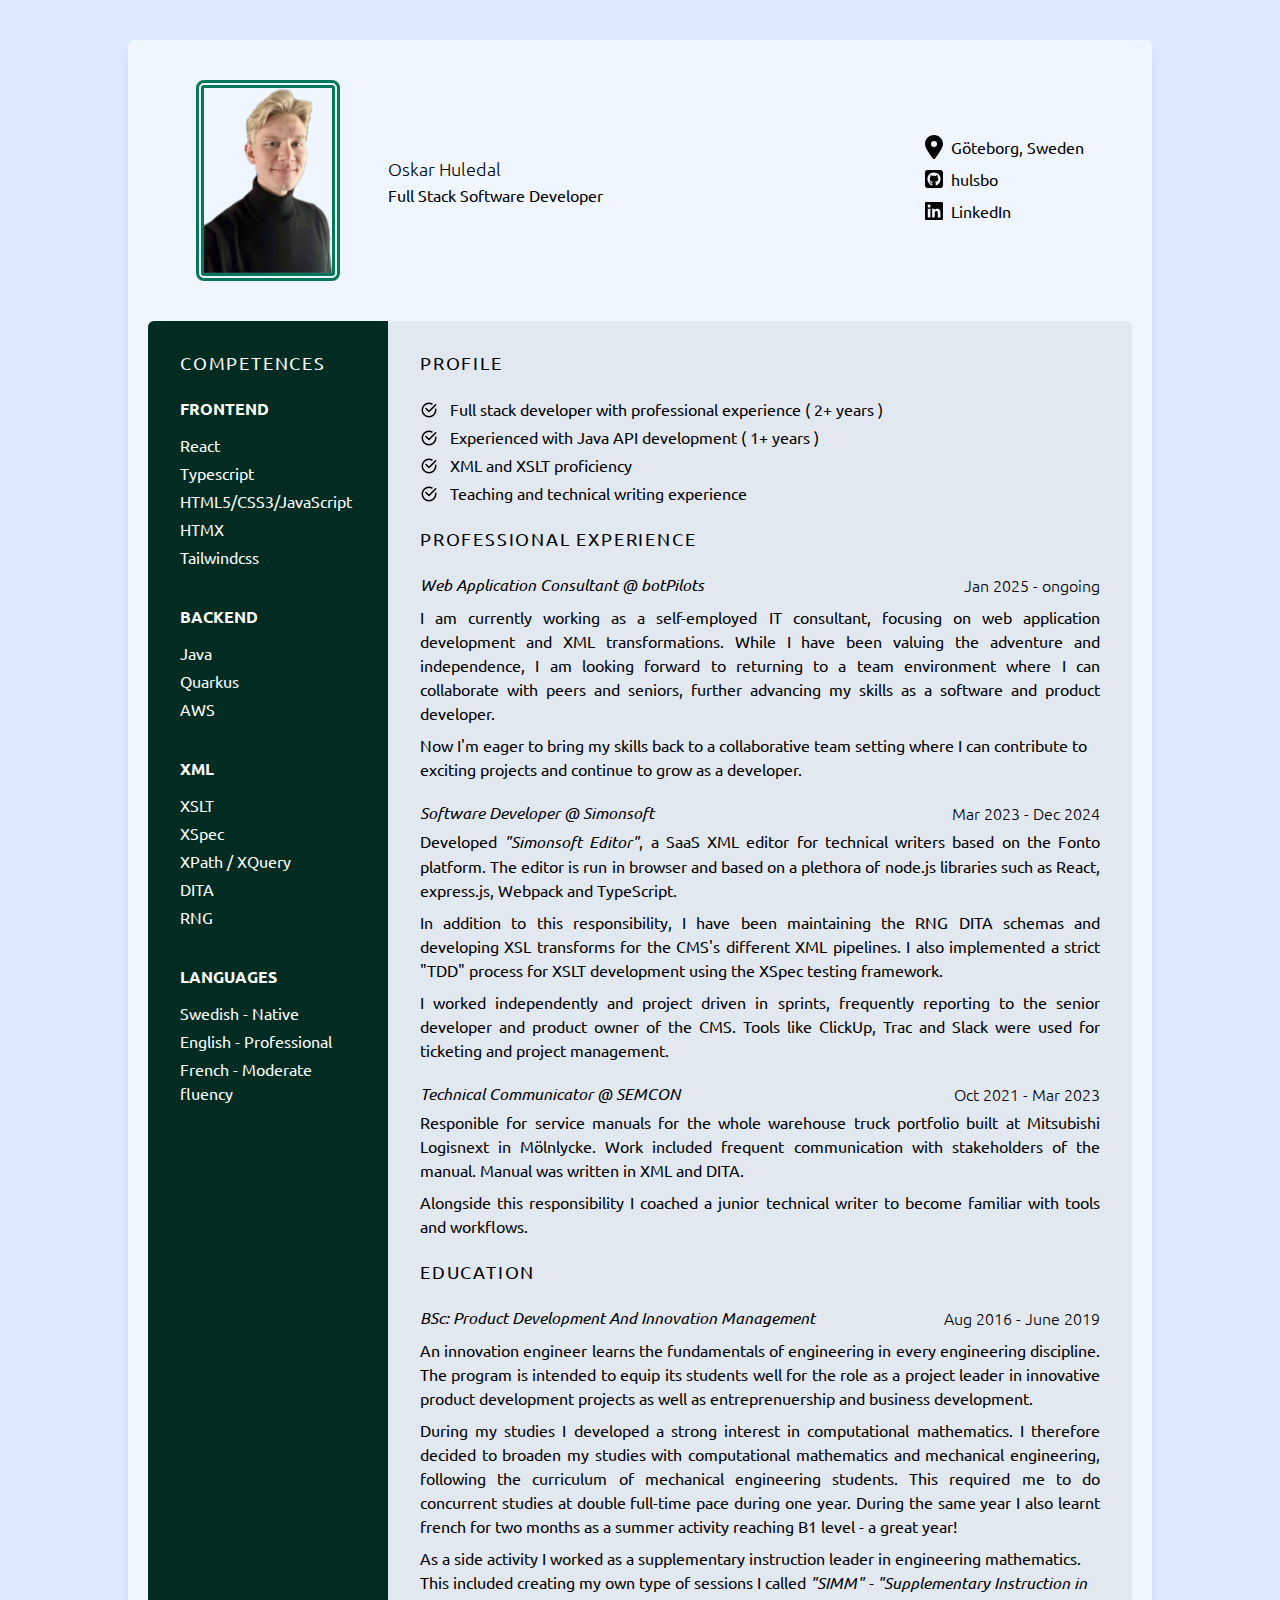
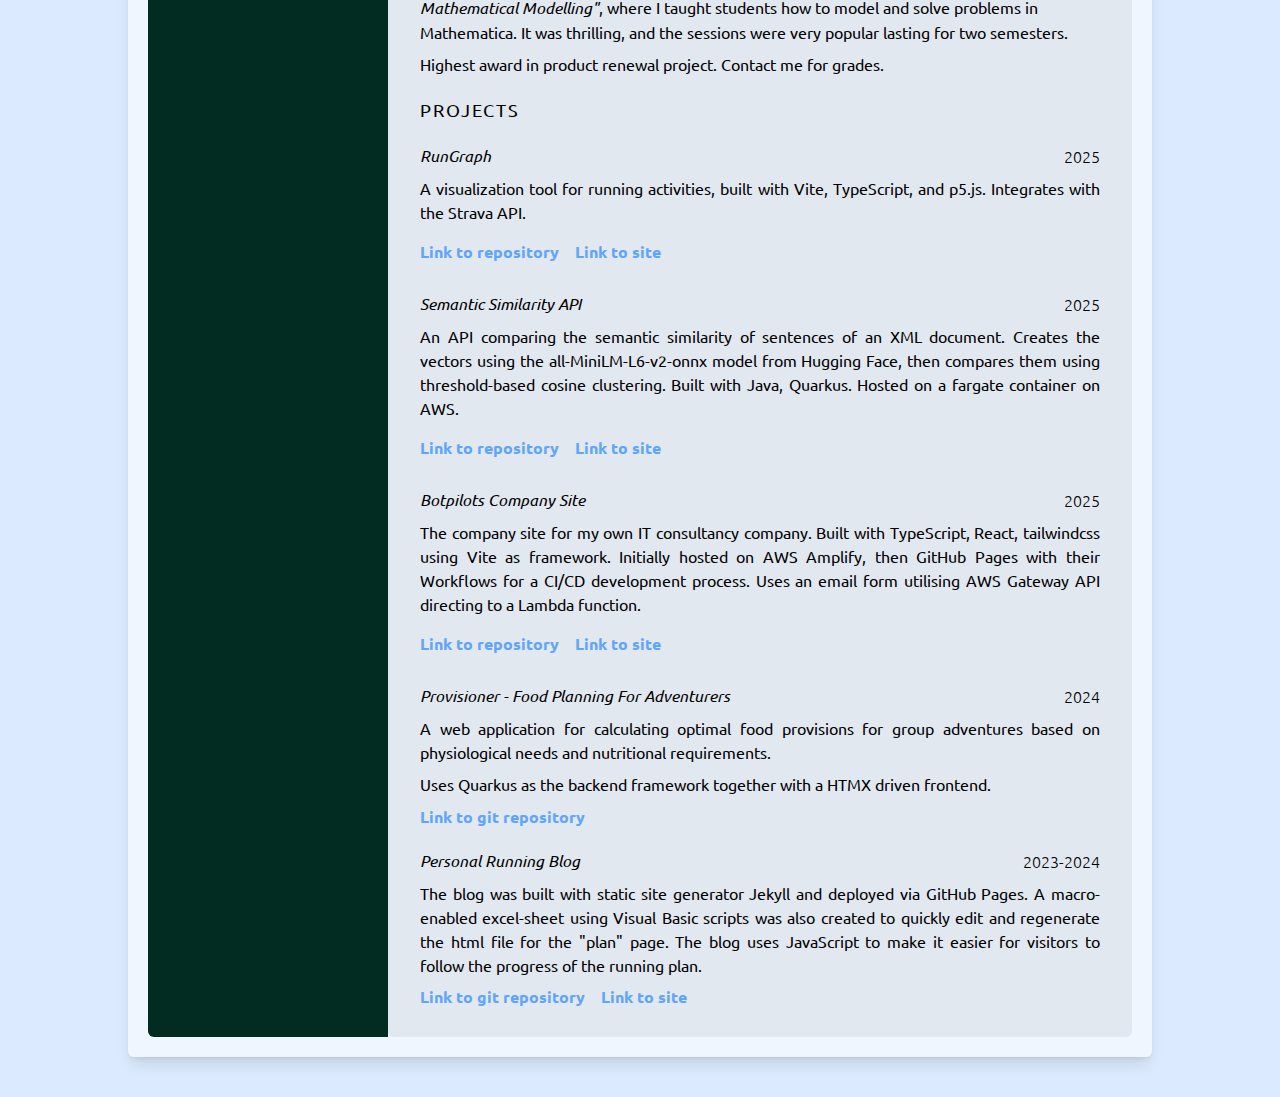
<file: index.html>
<!DOCTYPE html>
<html class="bg-blue-100">

<head>
	<title>Curriculum Vitae - Oskar Huledal</title>
	<meta charset="UTF-8">
	<meta name="viewport" content="width=device-width, initial-scale=1.0">
	<!-- Let's avoid touching the "Confusing Selector Soup". -->
	<link href="./src/output.css" rel="stylesheet">
	<link rel="preconnect" href="https://fonts.googleapis.com">
	<link rel="preconnect" href="https://fonts.gstatic.com" crossorigin>
	<link
		href="https://fonts.googleapis.com/css2?family=Barlow+Condensed:ital,wght@0,100;0,200;0,300;0,400;0,500;0,600;0,700;0,800;0,900;1,100;1,200;1,300;1,400;1,500;1,600;1,700;1,800;1,900&family=Bebas+Neue&family=Press+Start+2P&display=swap"
		rel="stylesheet">

</head>

<body class="flex-col justify-items-center lg:m-10 m-3">
	<!-- page -->
	<div class=" bg-blue-50 p-5 pt-10 shadow-lg rounded-md max-w-screen-lg">

		<!-- header -->
		<div class="header flex flex-wrap items-center px-12 pb-10 lg:justify-between justify-evenly gap-10 lg:gap-20">
			<!-- image and title -->
			<div class="flex items-center gap-10 lg:gap-12">
				<div class="image rounded-lg border-8 border-double border-emerald-700 w-36 overflow-hidden">
					<img src="./src/graphics/meinpolo_softend.png" />
				</div>
				<!-- title -->
				<div class="">
					<!-- name -->
					<p class="font-extralight text-lg">Oskar Huledal</p>
					<!-- role -->
					<p class="capitalize">full stack software developer</p>
				</div>
			</div>
			<!-- contacts -->
			<div class="flex flex-col flex-nowrap gap-1">
				<!-- Location -->
				<div class="flex mb-1">
					<!-- Icon -->
					<img class="mr-2 w-[18px]" src="./src/graphics/location.svg" />
					<!-- Text -->
					<p class="hover:underline"><a href="https://maps.google.com/?q=57.70887,11.97&ll=51,1.8&z=5"
							target="_blank">Göteborg, Sweden</a></p>
				</div>
				<!-- GitHub -->
				<div class="flex mb-1">
					<!-- Icon -->
					<img class="mr-2 w-[18px]" src="./src/graphics/github.svg" />
					<!-- Text -->
					<p><a class="hover:underline" href="https://github.com/hulsbo" target="_blank">hulsbo</a></p>
				</div>
				<!-- LinkedIn -->
				<div class="flex mb-1">
					<!-- Icon -->
					<img class="mr-2 w-[18px]" src="./src/graphics/linkedin.svg" />
					<!-- Text -->
					<p><a class="hover:underline" href="https://www.linkedin.com/in/oskar-huledal/"
							target="_blank">LinkedIn</a></p>
				</div>
			</div>
		</div>
		<!-- Content Columns -->
		<div class="flex flex-col-reverse gap-3 lg:flex-row lg:gap-0">
			<!-- First Column -->
			<div class="bg-emerald-950 rounded-md lg:rounded-r-none px-8 pt-2 pb-8 text-white lg:w-60">
				<!-- Skills -->
				<h2 class="text-lg tracking-widest uppercase my-5">COMPETENCES</h2>
				<div class="flex flex-wrap gap-8">
					<div class="border-gray-500 border-2 border-dashed rounded-lg p-2 lg:p-0 flex-auto lg:border-none">
						<h2 class="mb-3 font-bold text-center lg:text-start">FRONTEND</h2>
						<ul class="*:mb-1">
							<li>React</li>
							<li>Typescript</li>
							<li>HTML5/CSS3/JavaScript</li>
							<li>HTMX</li>
							<li>Tailwindcss</li>
						</ul>
					</div>
					<div class="border-gray-500 border-2 border-dashed rounded-lg lg:p-0 p-2 flex-auto lg:border-none">
						<h2 class="mb-3 font-bold text-center lg:text-start">BACKEND</h2>
						<ul class="*:mb-1">
							<li>Java</li>
							<li>Quarkus</li>
							<li>AWS</li>
						</ul>
					</div>
					<div class="border-gray-500 border-2 border-dashed rounded-lg lg:p-0 p-2 flex-auto lg:border-none">
						<h2 class="mb-3 font-bold text-center lg:text-start">XML</h2>
						<ul class="*:mb-1">
							<li>XSLT</li>
							<li>XSpec</li>
							<li>XPath / XQuery</li>
							<li>DITA</li>
							<li>RNG</li>
						</ul>
					</div>
					<div class="flex flex-wrap gap-8">
						<div
							class="border-gray-500 border-2 border-dashed rounded-lg p-2 lg:p-0 flex-auto lg:border-none">
							<h2 class="mb-3 font-bold text-center lg:text-start">LANGUAGES</h2>
							<ul class="*:mb-1">
								<li>Swedish - Native</li>
								<li>English - Professional</li>
								<li>French - Moderate fluency</li>
							</ul>
						</div>
					</div>
				</div>
			</div>
			<!-- Second Column -->
			<div class="bg-slate-200 flex-1 rounded-md lg:rounded-r-md px-8 py-2">
				<h2 class="text-lg tracking-widest uppercase my-5">PROFILE</h2>
				<ul class="mb-5 list-inside flex flex-col gap-1">
					<li class="flex gap-3"><img src="./src/graphics/check-mark-in-circle.svg"
							class="self-start mt-1">Full stack developer with professional experience ( 2+
						years )</li>
					<li class="flex gap-3"><img src="./src/graphics/check-mark-in-circle.svg" class="self-start mt-1">
						Experienced with Java API development ( 1+ years )</li>
					<li class="flex gap-3"><img src="./src/graphics/check-mark-in-circle.svg" class="self-start mt-1">
						XML and XSLT proficiency</li>
					<li class="flex gap-3"><img src="./src/graphics/check-mark-in-circle.svg" class="self-start mt-1">
						Teaching and technical writing experience</li>
				</ul>

				<!-- EXPERIENCE -->
				<div class="my-5">
					<h2 class="text-lg tracking-widest uppercase my-5">PROFESSIONAL EXPERIENCE</h2>
					<div>
						<div class="flex justify-between mb-1 mt-5">
							<h2 class="font-extralight italic">
								Web Application Consultant @ botPilots</h2>
							<h2 class="font-extralight">
								Jan 2025 - ongoing</h2>
						</div>
						<p class="text-justify my-2">I am currently working as a self-employed IT consultant, focusing
							on web application development and XML transformations. While I have been valuing the
							adventure and independence, I
							am looking forward to returning to a team environment where I can collaborate with peers and
							seniors, further advancing my skills as a software and product developer.
						<p>
							Now I'm eager to bring my skills back to a collaborative team setting where I can contribute
							to exciting projects and continue to grow as a developer.
						</p>
						</p>
					</div>
					<div>
						<div class="flex justify-between mb-1 mt-5">
							<h2 class="capitalize font-extralight italic">
								Software developer @ Simonsoft</h2>
							<h2 class="font-extralight">
								Mar 2023 - Dec 2024</h2>
						</div>
						<p class="text-justify">Developed <i>"Simonsoft Editor"</i>, a SaaS XML editor for technical
							writers
							based on the Fonto
							platform. The editor is run in browser and based on a plethora of node.js libraries such as
							React, express.js, Webpack and TypeScript.
						</p>
						<p class="text-justify my-2">In addition to this responsibility, I have been maintaining the RNG
							DITA schemas and developing XSL transforms for the CMS's different XML pipelines. I also
							implemented a strict "TDD" process for XSLT development using the XSpec testing framework.
						</p>
						<p class="text-justify my-2">
							I worked independently and project driven in sprints, frequently reporting to the senior
							developer and product owner of the CMS. Tools like
							ClickUp, Trac and Slack were used for ticketing and project management.
						</p>
					</div>
					<div>
						<div class="flex justify-between mb-1 mt-5">
							<h2 class="capitalize font-extralight italic">Technical communicator @ SEMCON
							</h2>
							<h2 class="font-extralight">Oct 2021 - Mar 2023</h2>
						</div>
						<p class="text-justify">
							Responible for service manuals for the whole warehouse truck portfolio built
							at Mitsubishi Logisnext in Mölnlycke. Work included frequent communication with
							stakeholders of the manual. Manual was written in XML and DITA.
						</p>
						<p class="text-justify my-2">
							Alongside this responsibility I coached a junior technical writer to become familiar with
							tools and workflows.
						</p>
					</div>
				</div>
				<!-- EDUCATION -->
				<div class=" my-5">
					<h2 class="text-lg tracking-widest uppercase my-5">EDUCATION</h2>
					<div class="flex justify-between mb-1 mt-5">
						<h2 class="capitalize font-extralight italic">
							BSc: Product development and Innovation management</h2>
						<h2 class="font-extralight">
							Aug 2016 - June 2019</h2>
					</div>
					<p class="text-justify my-2">An innovation engineer learns the fundamentals of engineering in
						every
						engineering discipline. The program is intended to equip its students well for the role as a
						project leader in innovative product development projects as well as entreprenuership and
						business development.</p>
					<p class="text-justify my-2">
						During my studies I developed a strong interest in computational mathematics. I therefore
						decided to broaden my studies with computational mathematics and mechanical engineering,
						following the curriculum of mechanical engineering students. This required me to do concurrent
						studies at double full-time pace during one year. During the same year I
						also learnt french for two months as a summer activity reaching B1 level - a great year!
					</p>
					<p>As a side activity I worked as a supplementary instruction leader in engineering mathematics.
						This
						included creating my own type of sessions I called
						<i>"SIMM" - "Supplementary Instruction in Mathematical Modelling"</i>, where I taught students
						how to
						model and solve problems in Mathematica. It was thrilling, and the sessions were very popular
						lasting for two semesters.
					</p>
					<p class="text-justify my-2">Highest award in product renewal project. Contact me for grades.
					</p>
				</div>
				<!-- PROJECTS -->
				<div class="my-5">
					<h2 class="text-lg tracking-widest uppercase my-5">PROJECTS</h2>
					<div class="my-5">
						<div class="flex justify-between mb-1 mt-5">
							<h2 class="capitalize font-extralight italic">
								RunGraph</h2>
							<h2 class="font-extralight">
								2025</h2>
						</div>
						<p class="text-justify my-2">
							A visualization tool for running activities, built with Vite, TypeScript, and p5.js.
							Integrates with the Strava API.
						</p>
						<div class="flex justify-start my-2 gap-4">
							<a class="text-justify font-semibold hover:underline text-blue-400 my-2"
								href="https://github.com/botpilots/rungraph">Link to
								repository</a>
							<a class="text-justify font-semibold hover:underline text-blue-400 my-2"
								href="https://botpilots.github.io/rungraph/">Link to site</a>
						</div>
					</div>
					<div class="my-5">
						<div class="flex justify-between mb-1 mt-5">
							<h2 class="capitalize font-extralight italic">
								Semantic Similarity API</h2>
							<h2 class="font-extralight">
								2025</h2>
						</div>
						<p class="text-justify my-2">
							An API comparing the semantic similarity of sentences of an XML document. Creates the
							vectors using the
							all-MiniLM-L6-v2-onnx model from Hugging Face, then compares them using threshold-based
							cosine clustering.
							Built with Java, Quarkus. Hosted on a fargate container on AWS.
						</p>
						<div class="flex justify-start my-2 gap-4">
							<a class="text-justify font-semibold hover:underline text-blue-400 my-2"
								href="https://github.com/botpilots/Semantic-Similarity-API-Public">Link to
								repository</a>
							<a class="text-justify font-semibold hover:underline text-blue-400 my-2"
								href="http://3.250.182.204:8080/demo/index.html">Link to site</a>
						</div>

					</div>
					<div class="my-5">
						<div class="flex justify-between mb-1 mt-5">
							<h2 class="capitalize font-extralight italic">
								botpilots company site</h2>
							<h2 class="font-extralight">
								2025</h2>
						</div>
						<p class="text-justify my-2">
							The company site for my own IT consultancy company. Built with TypeScript, React,
							tailwindcss using Vite as framework. Initially hosted on AWS Amplify, then GitHub Pages
							with their Workflows for a CI/CD development process.
							Uses an email form utilising AWS Gateway API directing to a Lambda function.
						</p>
						<div class="flex justify-start my-2 gap-4">
							<a class="text-justify font-semibold hover:underline text-blue-400 my-2"
								href="https://github.com/botpilots/botpilots-site">Link to
								repository</a>
							<a class="text-justify font-semibold hover:underline text-blue-400 my-2"
								href="http://botpilots.se">Link to
								site</a>
						</div>
					</div>
					<div class="my-5">
						<div class="flex justify-between mb-1 mt-5">
							<h2 class="capitalize font-extralight italic">
								Provisioner - food planning for adventurers</h2>
							<h2 class="font-extralight">
								2024</h2>
						</div>
						<p class="text-justify my-2">A web application for calculating optimal food provisions for
							group
							adventures based on physiological needs and nutritional requirements.</p>
						<p class="text-justify my-2">
							Uses Quarkus as the backend framework together with a HTMX driven frontend.
						</p>
						<a class="text-justify font-semibold hover:underline text-blue-400 my-2"
							href="https://github.com/hulsbo/provisioner-quarkus">Link to git repository</a>
					</div>
					<div class="my-5">
						<div class="flex justify-between mb-1 mt-5">
							<h2 class="capitalize font-extralight italic">
								Personal running blog</h2>
							<h2 class="font-extralight">
								2023-2024</h2>

						</div>
						<p class="text-justify my-2">The blog was built with static site generator Jekyll and
							deployed
							via
							GitHub
							Pages. A macro-enabled excel-sheet using Visual Basic scripts was also created to
							quickly
							edit and regenerate the html file for the "plan" page.
							The blog uses JavaScript to make it easier for visitors to follow the progress of the
							running plan.
						</p>
						<div class="flex justify-start my-2 gap-4">
							<a class="text-justify font-semibold hover:underline text-blue-400"
								href="https://github.com/hulsbo/personal-blog">Link to git repository</a>
							<a class="text-justify font-semibold hover:underline text-blue-400"
								href="https://redshoesrunning.com">Link to site</a>
						</div>
					</div>
				</div>
			</div>
		</div>

	</div>





</body>

</html>
</file>
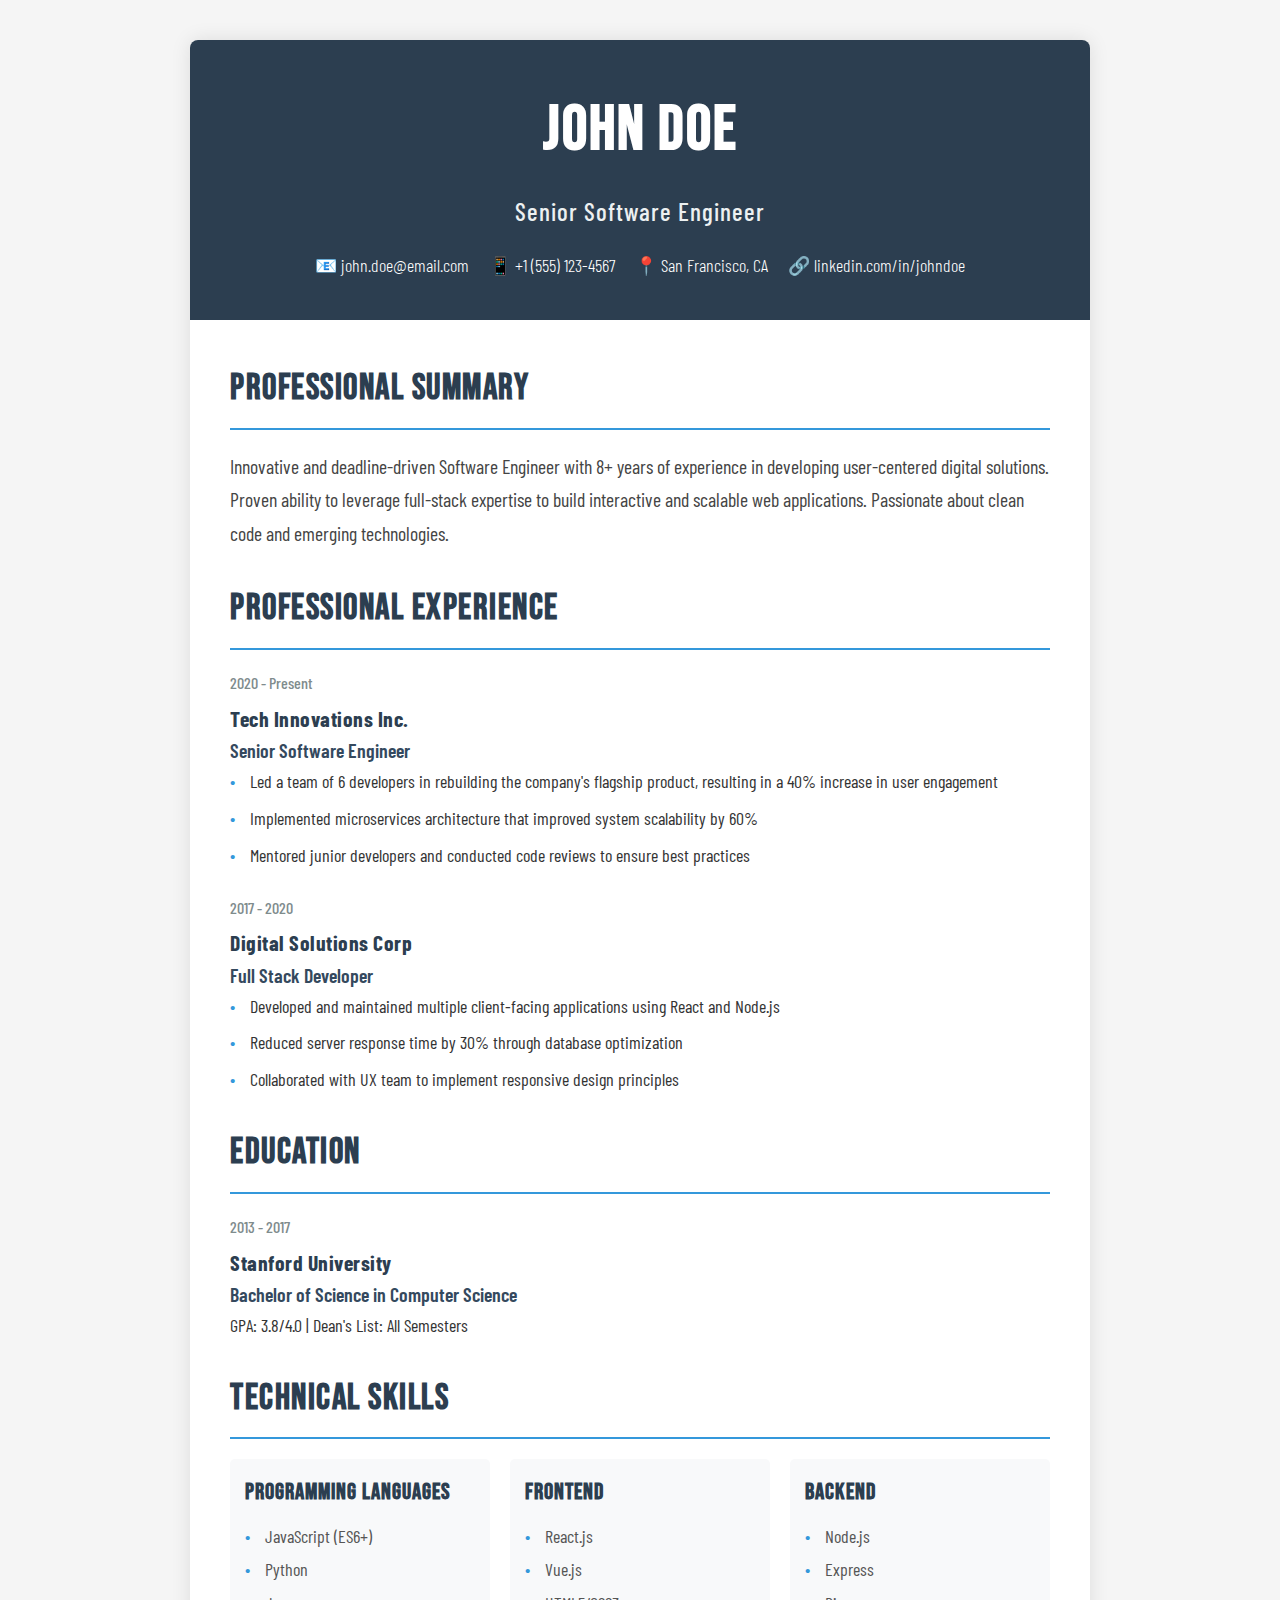
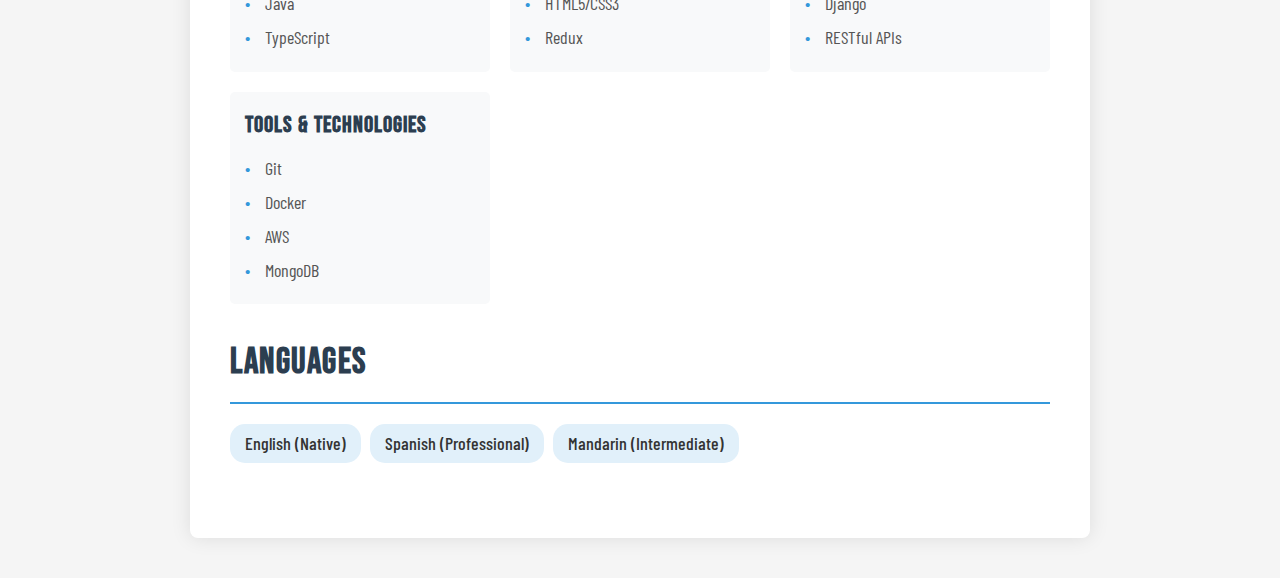
<file: index_mock.html>
<!DOCTYPE html>
<html lang="en">
<head>
    <meta charset="UTF-8">
    <meta name="viewport" content="width=device-width, initial-scale=1.0">
    <title>John Doe - Professional CV</title>
    <link rel="preconnect" href="https://fonts.googleapis.com">
    <link rel="preconnect" href="https://fonts.gstatic.com" crossorigin>
    <link href="https://fonts.googleapis.com/css2?family=Barlow+Condensed:ital,wght@0,100;0,200;0,300;0,400;0,500;0,600;0,700;0,800;0,900;1,100;1,200;1,300;1,400;1,500;1,600;1,700;1,800;1,900&family=Bebas+Neue&display=swap" rel="stylesheet">
    <style>
        * {
            margin: 0;
            padding: 0;
            box-sizing: border-box;
            font-family: 'Barlow Condensed', sans-serif;
        }

        body {
            background-color: #f5f5f5;
            color: #333;
            line-height: 1.6;
            font-size: 18px;
            font-weight: 400;
        }

        .container {
            max-width: 900px;
            margin: 40px auto;
            background: white;
            box-shadow: 0 0 20px rgba(0,0,0,0.1);
            border-radius: 8px;
            overflow: hidden;
        }

        header {
            background: #2c3e50;
            color: white;
            padding: 40px;
            text-align: center;
        }

        .profile-name {
            font-family: 'Bebas Neue', sans-serif;
            font-size: 3.5em;
            margin-bottom: 10px;
            letter-spacing: 2px;
        }

        .title {
            font-size: 1.4em;
            color: #ecf0f1;
            margin-bottom: 20px;
            font-weight: 500;
            letter-spacing: 1px;
        }

        .contact-info {
            display: flex;
            justify-content: center;
            gap: 20px;
            flex-wrap: wrap;
            font-weight: 300;
        }

        .contact-item {
            display: flex;
            align-items: center;
            gap: 5px;
        }

        main {
            padding: 40px;
        }

        section {
            margin-bottom: 30px;
        }

        h2 {
            font-family: 'Bebas Neue', sans-serif;
            color: #2c3e50;
            border-bottom: 2px solid #3498db;
            padding-bottom: 10px;
            margin-bottom: 20px;
            font-size: 2em;
            letter-spacing: 1.5px;
        }

        .experience-item, .education-item {
            margin-bottom: 25px;
        }

        .date {
            color: #7f8c8d;
            font-size: 0.9em;
            margin-bottom: 5px;
            font-weight: 500;
        }

        .company, .university {
            font-weight: 700;
            color: #2c3e50;
            font-size: 1.2em;
            letter-spacing: 0.5px;
        }

        .position, .degree {
            color: #34495e;
            font-weight: 600;
            font-size: 1.1em;
        }

        .skills-grid {
            display: grid;
            grid-template-columns: repeat(auto-fill, minmax(200px, 1fr));
            gap: 20px;
        }

        .skill-category {
            background: #f8f9fa;
            padding: 15px;
            border-radius: 5px;
        }

        .skill-category h3 {
            font-family: 'Bebas Neue', sans-serif;
            color: #2c3e50;
            margin-bottom: 10px;
            font-size: 1.3em;
            letter-spacing: 1px;
        }

        .skill-list li {
            margin-bottom: 5px;
            color: #555;
            font-weight: 400;
        }

        .languages span {
            display: inline-block;
            background: #e1f0fa;
            padding: 5px 15px;
            border-radius: 15px;
            margin: 0 5px 5px 0;
            font-weight: 500;
        }

        ul li {
            margin-bottom: 8px;
            padding-left: 20px;
            position: relative;
			list-style: none
        }

        ul li::before {
            content: "•";
            position: absolute;
            left: 0;
            color: #3498db;
        }

        #summary p {
            font-size: 1.1em;
            font-weight: 400;
            line-height: 1.7;
            color: #444;
        }

        @media (max-width: 768px) {
            .container {
                margin: 20px;
            }
            
            header {
                padding: 30px 20px;
            }
            
            main {
                padding: 20px;
            }

            .profile-name {
                font-size: 2.8em;
            }
        }
    </style>
</head>
<body>
    <div class="container">
        <header>
            <h1 class="profile-name">John Doe</h1>
            <div class="title">Senior Software Engineer</div>
            <div class="contact-info">
                <div class="contact-item">📧 john.doe@email.com</div>
                <div class="contact-item">📱 +1 (555) 123-4567</div>
                <div class="contact-item">📍 San Francisco, CA</div>
                <div class="contact-item">🔗 linkedin.com/in/johndoe</div>
            </div>
        </header>

        <main>
            <section id="summary">
                <h2>Professional Summary</h2>
                <p>Innovative and deadline-driven Software Engineer with 8+ years of experience in developing user-centered digital solutions. Proven ability to leverage full-stack expertise to build interactive and scalable web applications. Passionate about clean code and emerging technologies.</p>
            </section>

            <section id="experience">
                <h2>Professional Experience</h2>
                
                <div class="experience-item">
                    <div class="date">2020 - Present</div>
                    <div class="company">Tech Innovations Inc.</div>
                    <div class="position">Senior Software Engineer</div>
                    <ul>
                        <li>Led a team of 6 developers in rebuilding the company's flagship product, resulting in a 40% increase in user engagement</li>
                        <li>Implemented microservices architecture that improved system scalability by 60%</li>
                        <li>Mentored junior developers and conducted code reviews to ensure best practices</li>
                    </ul>
                </div>

                <div class="experience-item">
                    <div class="date">2017 - 2020</div>
                    <div class="company">Digital Solutions Corp</div>
                    <div class="position">Full Stack Developer</div>
                    <ul>
                        <li>Developed and maintained multiple client-facing applications using React and Node.js</li>
                        <li>Reduced server response time by 30% through database optimization</li>
                        <li>Collaborated with UX team to implement responsive design principles</li>
                    </ul>
                </div>
            </section>

            <section id="education">
                <h2>Education</h2>
                
                <div class="education-item">
                    <div class="date">2013 - 2017</div>
                    <div class="university">Stanford University</div>
                    <div class="degree">Bachelor of Science in Computer Science</div>
                    <p>GPA: 3.8/4.0 | Dean's List: All Semesters</p>
                </div>
            </section>

            <section id="skills">
                <h2>Technical Skills</h2>
                <div class="skills-grid">
                    <div class="skill-category">
                        <h3>Programming Languages</h3>
                        <ul class="skill-list">
                            <li>JavaScript (ES6+)</li>
                            <li>Python</li>
                            <li>Java</li>
                            <li>TypeScript</li>
                        </ul>
                    </div>

                    <div class="skill-category">
                        <h3>Frontend</h3>
                        <ul class="skill-list">
                            <li>React.js</li>
                            <li>Vue.js</li>
                            <li>HTML5/CSS3</li>
                            <li>Redux</li>
                        </ul>
                    </div>

                    <div class="skill-category">
                        <h3>Backend</h3>
                        <ul class="skill-list">
                            <li>Node.js</li>
                            <li>Express</li>
                            <li>Django</li>
                            <li>RESTful APIs</li>
                        </ul>
                    </div>

                    <div class="skill-category">
                        <h3>Tools & Technologies</h3>
                        <ul class="skill-list">
                            <li>Git</li>
                            <li>Docker</li>
                            <li>AWS</li>
                            <li>MongoDB</li>
                        </ul>
                    </div>
                </div>
            </section>

            <section id="languages">
                <h2>Languages</h2>
                <div class="languages">
                    <span>English (Native)</span>
                    <span>Spanish (Professional)</span>
                    <span>Mandarin (Intermediate)</span>
                </div>
            </section>
        </main>
    </div>
</body>
</html>
</file>
<file: src/output.css>
@import url('https://fonts.googleapis.com/css2?family=David+Libre:wght@400;500;700&family=Nanum+Gothic+Coding&family=Ubuntu:ital,wght@0,300;0,400;0,500;0,700;1,300;1,400;1,500;1,700&display=swap');

*, ::before, ::after{
  --tw-border-spacing-x: 0;
  --tw-border-spacing-y: 0;
  --tw-translate-x: 0;
  --tw-translate-y: 0;
  --tw-rotate: 0;
  --tw-skew-x: 0;
  --tw-skew-y: 0;
  --tw-scale-x: 1;
  --tw-scale-y: 1;
  --tw-pan-x:  ;
  --tw-pan-y:  ;
  --tw-pinch-zoom:  ;
  --tw-scroll-snap-strictness: proximity;
  --tw-gradient-from-position:  ;
  --tw-gradient-via-position:  ;
  --tw-gradient-to-position:  ;
  --tw-ordinal:  ;
  --tw-slashed-zero:  ;
  --tw-numeric-figure:  ;
  --tw-numeric-spacing:  ;
  --tw-numeric-fraction:  ;
  --tw-ring-inset:  ;
  --tw-ring-offset-width: 0px;
  --tw-ring-offset-color: #fff;
  --tw-ring-color: rgb(59 130 246 / 0.5);
  --tw-ring-offset-shadow: 0 0 #0000;
  --tw-ring-shadow: 0 0 #0000;
  --tw-shadow: 0 0 #0000;
  --tw-shadow-colored: 0 0 #0000;
  --tw-blur:  ;
  --tw-brightness:  ;
  --tw-contrast:  ;
  --tw-grayscale:  ;
  --tw-hue-rotate:  ;
  --tw-invert:  ;
  --tw-saturate:  ;
  --tw-sepia:  ;
  --tw-drop-shadow:  ;
  --tw-backdrop-blur:  ;
  --tw-backdrop-brightness:  ;
  --tw-backdrop-contrast:  ;
  --tw-backdrop-grayscale:  ;
  --tw-backdrop-hue-rotate:  ;
  --tw-backdrop-invert:  ;
  --tw-backdrop-opacity:  ;
  --tw-backdrop-saturate:  ;
  --tw-backdrop-sepia:  ;
  --tw-contain-size:  ;
  --tw-contain-layout:  ;
  --tw-contain-paint:  ;
  --tw-contain-style:  ;
}

::backdrop{
  --tw-border-spacing-x: 0;
  --tw-border-spacing-y: 0;
  --tw-translate-x: 0;
  --tw-translate-y: 0;
  --tw-rotate: 0;
  --tw-skew-x: 0;
  --tw-skew-y: 0;
  --tw-scale-x: 1;
  --tw-scale-y: 1;
  --tw-pan-x:  ;
  --tw-pan-y:  ;
  --tw-pinch-zoom:  ;
  --tw-scroll-snap-strictness: proximity;
  --tw-gradient-from-position:  ;
  --tw-gradient-via-position:  ;
  --tw-gradient-to-position:  ;
  --tw-ordinal:  ;
  --tw-slashed-zero:  ;
  --tw-numeric-figure:  ;
  --tw-numeric-spacing:  ;
  --tw-numeric-fraction:  ;
  --tw-ring-inset:  ;
  --tw-ring-offset-width: 0px;
  --tw-ring-offset-color: #fff;
  --tw-ring-color: rgb(59 130 246 / 0.5);
  --tw-ring-offset-shadow: 0 0 #0000;
  --tw-ring-shadow: 0 0 #0000;
  --tw-shadow: 0 0 #0000;
  --tw-shadow-colored: 0 0 #0000;
  --tw-blur:  ;
  --tw-brightness:  ;
  --tw-contrast:  ;
  --tw-grayscale:  ;
  --tw-hue-rotate:  ;
  --tw-invert:  ;
  --tw-saturate:  ;
  --tw-sepia:  ;
  --tw-drop-shadow:  ;
  --tw-backdrop-blur:  ;
  --tw-backdrop-brightness:  ;
  --tw-backdrop-contrast:  ;
  --tw-backdrop-grayscale:  ;
  --tw-backdrop-hue-rotate:  ;
  --tw-backdrop-invert:  ;
  --tw-backdrop-opacity:  ;
  --tw-backdrop-saturate:  ;
  --tw-backdrop-sepia:  ;
  --tw-contain-size:  ;
  --tw-contain-layout:  ;
  --tw-contain-paint:  ;
  --tw-contain-style:  ;
}

/*
! tailwindcss v3.4.17 | MIT License | https://tailwindcss.com
*/

/*
1. Prevent padding and border from affecting element width. (https://github.com/mozdevs/cssremedy/issues/4)
2. Allow adding a border to an element by just adding a border-width. (https://github.com/tailwindcss/tailwindcss/pull/116)
*/

*,
::before,
::after {
  box-sizing: border-box;
  /* 1 */
  border-width: 0;
  /* 2 */
  border-style: solid;
  /* 2 */
  border-color: #e5e7eb;
  /* 2 */
}

::before,
::after {
  --tw-content: '';
}

/*
1. Use a consistent sensible line-height in all browsers.
2. Prevent adjustments of font size after orientation changes in iOS.
3. Use a more readable tab size.
4. Use the user's configured `sans` font-family by default.
5. Use the user's configured `sans` font-feature-settings by default.
6. Use the user's configured `sans` font-variation-settings by default.
7. Disable tap highlights on iOS
*/

html,
:host {
  line-height: 1.5;
  /* 1 */
  -webkit-text-size-adjust: 100%;
  /* 2 */
  -moz-tab-size: 4;
  /* 3 */
  -o-tab-size: 4;
     tab-size: 4;
  /* 3 */
  font-family: ui-sans-serif, system-ui, sans-serif, "Apple Color Emoji", "Segoe UI Emoji", "Segoe UI Symbol", "Noto Color Emoji";
  /* 4 */
  font-feature-settings: normal;
  /* 5 */
  font-variation-settings: normal;
  /* 6 */
  -webkit-tap-highlight-color: transparent;
  /* 7 */
}

/*
1. Remove the margin in all browsers.
2. Inherit line-height from `html` so users can set them as a class directly on the `html` element.
*/

body {
  margin: 0;
  /* 1 */
  line-height: inherit;
  /* 2 */
}

/*
1. Add the correct height in Firefox.
2. Correct the inheritance of border color in Firefox. (https://bugzilla.mozilla.org/show_bug.cgi?id=190655)
3. Ensure horizontal rules are visible by default.
*/

hr {
  height: 0;
  /* 1 */
  color: inherit;
  /* 2 */
  border-top-width: 1px;
  /* 3 */
}

/*
Add the correct text decoration in Chrome, Edge, and Safari.
*/

abbr:where([title]) {
  -webkit-text-decoration: underline dotted;
          text-decoration: underline dotted;
}

/*
Remove the default font size and weight for headings.
*/

h1,
h2,
h3,
h4,
h5,
h6 {
  font-size: inherit;
  font-weight: inherit;
}

/*
Reset links to optimize for opt-in styling instead of opt-out.
*/

a {
  color: inherit;
  text-decoration: inherit;
}

/*
Add the correct font weight in Edge and Safari.
*/

b,
strong {
  font-weight: bolder;
}

/*
1. Use the user's configured `mono` font-family by default.
2. Use the user's configured `mono` font-feature-settings by default.
3. Use the user's configured `mono` font-variation-settings by default.
4. Correct the odd `em` font sizing in all browsers.
*/

code,
kbd,
samp,
pre {
  font-family: ui-monospace, SFMono-Regular, Menlo, Monaco, Consolas, "Liberation Mono", "Courier New", monospace;
  /* 1 */
  font-feature-settings: normal;
  /* 2 */
  font-variation-settings: normal;
  /* 3 */
  font-size: 1em;
  /* 4 */
}

/*
Add the correct font size in all browsers.
*/

small {
  font-size: 80%;
}

/*
Prevent `sub` and `sup` elements from affecting the line height in all browsers.
*/

sub,
sup {
  font-size: 75%;
  line-height: 0;
  position: relative;
  vertical-align: baseline;
}

sub {
  bottom: -0.25em;
}

sup {
  top: -0.5em;
}

/*
1. Remove text indentation from table contents in Chrome and Safari. (https://bugs.chromium.org/p/chromium/issues/detail?id=999088, https://bugs.webkit.org/show_bug.cgi?id=201297)
2. Correct table border color inheritance in all Chrome and Safari. (https://bugs.chromium.org/p/chromium/issues/detail?id=935729, https://bugs.webkit.org/show_bug.cgi?id=195016)
3. Remove gaps between table borders by default.
*/

table {
  text-indent: 0;
  /* 1 */
  border-color: inherit;
  /* 2 */
  border-collapse: collapse;
  /* 3 */
}

/*
1. Change the font styles in all browsers.
2. Remove the margin in Firefox and Safari.
3. Remove default padding in all browsers.
*/

button,
input,
optgroup,
select,
textarea {
  font-family: inherit;
  /* 1 */
  font-feature-settings: inherit;
  /* 1 */
  font-variation-settings: inherit;
  /* 1 */
  font-size: 100%;
  /* 1 */
  font-weight: inherit;
  /* 1 */
  line-height: inherit;
  /* 1 */
  letter-spacing: inherit;
  /* 1 */
  color: inherit;
  /* 1 */
  margin: 0;
  /* 2 */
  padding: 0;
  /* 3 */
}

/*
Remove the inheritance of text transform in Edge and Firefox.
*/

button,
select {
  text-transform: none;
}

/*
1. Correct the inability to style clickable types in iOS and Safari.
2. Remove default button styles.
*/

button,
input:where([type='button']),
input:where([type='reset']),
input:where([type='submit']) {
  -webkit-appearance: button;
  /* 1 */
  background-color: transparent;
  /* 2 */
  background-image: none;
  /* 2 */
}

/*
Use the modern Firefox focus style for all focusable elements.
*/

:-moz-focusring {
  outline: auto;
}

/*
Remove the additional `:invalid` styles in Firefox. (https://github.com/mozilla/gecko-dev/blob/2f9eacd9d3d995c937b4251a5557d95d494c9be1/layout/style/res/forms.css#L728-L737)
*/

:-moz-ui-invalid {
  box-shadow: none;
}

/*
Add the correct vertical alignment in Chrome and Firefox.
*/

progress {
  vertical-align: baseline;
}

/*
Correct the cursor style of increment and decrement buttons in Safari.
*/

::-webkit-inner-spin-button,
::-webkit-outer-spin-button {
  height: auto;
}

/*
1. Correct the odd appearance in Chrome and Safari.
2. Correct the outline style in Safari.
*/

[type='search'] {
  -webkit-appearance: textfield;
  /* 1 */
  outline-offset: -2px;
  /* 2 */
}

/*
Remove the inner padding in Chrome and Safari on macOS.
*/

::-webkit-search-decoration {
  -webkit-appearance: none;
}

/*
1. Correct the inability to style clickable types in iOS and Safari.
2. Change font properties to `inherit` in Safari.
*/

::-webkit-file-upload-button {
  -webkit-appearance: button;
  /* 1 */
  font: inherit;
  /* 2 */
}

/*
Add the correct display in Chrome and Safari.
*/

summary {
  display: list-item;
}

/*
Removes the default spacing and border for appropriate elements.
*/

blockquote,
dl,
dd,
h1,
h2,
h3,
h4,
h5,
h6,
hr,
figure,
p,
pre {
  margin: 0;
}

fieldset {
  margin: 0;
  padding: 0;
}

legend {
  padding: 0;
}

ol,
ul,
menu {
  list-style: none;
  margin: 0;
  padding: 0;
}

/*
Reset default styling for dialogs.
*/

dialog {
  padding: 0;
}

/*
Prevent resizing textareas horizontally by default.
*/

textarea {
  resize: vertical;
}

/*
1. Reset the default placeholder opacity in Firefox. (https://github.com/tailwindlabs/tailwindcss/issues/3300)
2. Set the default placeholder color to the user's configured gray 400 color.
*/

input::-moz-placeholder, textarea::-moz-placeholder {
  opacity: 1;
  /* 1 */
  color: #9ca3af;
  /* 2 */
}

input::placeholder,
textarea::placeholder {
  opacity: 1;
  /* 1 */
  color: #9ca3af;
  /* 2 */
}

/*
Set the default cursor for buttons.
*/

button,
[role="button"] {
  cursor: pointer;
}

/*
Make sure disabled buttons don't get the pointer cursor.
*/

:disabled {
  cursor: default;
}

/*
1. Make replaced elements `display: block` by default. (https://github.com/mozdevs/cssremedy/issues/14)
2. Add `vertical-align: middle` to align replaced elements more sensibly by default. (https://github.com/jensimmons/cssremedy/issues/14#issuecomment-634934210)
   This can trigger a poorly considered lint error in some tools but is included by design.
*/

img,
svg,
video,
canvas,
audio,
iframe,
embed,
object {
  display: block;
  /* 1 */
  vertical-align: middle;
  /* 2 */
}

/*
Constrain images and videos to the parent width and preserve their intrinsic aspect ratio. (https://github.com/mozdevs/cssremedy/issues/14)
*/

img,
video {
  max-width: 100%;
  height: auto;
}

/* Make elements with the HTML hidden attribute stay hidden by default */

[hidden]:where(:not([hidden="until-found"])) {
  display: none;
}

html {
  font-family: "Ubuntu", serif;
}

.container{
  width: 100%;
}

@media (min-width: 640px){
  .container{
    max-width: 640px;
  }
}

@media (min-width: 768px){
  .container{
    max-width: 768px;
  }
}

@media (min-width: 1024px){
  .container{
    max-width: 1024px;
  }
}

@media (min-width: 1280px){
  .container{
    max-width: 1280px;
  }
}

@media (min-width: 1536px){
  .container{
    max-width: 1536px;
  }
}

.static{
  position: static;
}

.absolute{
  position: absolute;
}

.relative{
  position: relative;
}

.m-10{
  margin: 2.5rem;
}

.m-2{
  margin: 0.5rem;
}

.m-4{
  margin: 1rem;
}

.m-3{
  margin: 0.75rem;
}

.mx-10{
  margin-left: 2.5rem;
  margin-right: 2.5rem;
}

.my-2{
  margin-top: 0.5rem;
  margin-bottom: 0.5rem;
}

.my-5{
  margin-top: 1.25rem;
  margin-bottom: 1.25rem;
}

.mb-1{
  margin-bottom: 0.25rem;
}

.mb-3{
  margin-bottom: 0.75rem;
}

.mb-5{
  margin-bottom: 1.25rem;
}

.mr-2{
  margin-right: 0.5rem;
}

.mt-1{
  margin-top: 0.25rem;
}

.mt-5{
  margin-top: 1.25rem;
}

.flex{
  display: flex;
}

.grid{
  display: grid;
}

.hidden{
  display: none;
}

.w-36{
  width: 9rem;
}

.w-\[18px\]{
  width: 18px;
}

.max-w-screen-lg{
  max-width: 1024px;
}

.flex-1{
  flex: 1 1 0%;
}

.flex-auto{
  flex: 1 1 auto;
}

.list-inside{
  list-style-position: inside;
}

.flex-col{
  flex-direction: column;
}

.flex-col-reverse{
  flex-direction: column-reverse;
}

.flex-wrap{
  flex-wrap: wrap;
}

.flex-nowrap{
  flex-wrap: nowrap;
}

.items-center{
  align-items: center;
}

.justify-start{
  justify-content: flex-start;
}

.justify-between{
  justify-content: space-between;
}

.justify-evenly{
  justify-content: space-evenly;
}

.justify-items-center{
  justify-items: center;
}

.gap-1{
  gap: 0.25rem;
}

.gap-10{
  gap: 2.5rem;
}

.gap-3{
  gap: 0.75rem;
}

.gap-4{
  gap: 1rem;
}

.gap-8{
  gap: 2rem;
}

.self-start{
  align-self: flex-start;
}

.overflow-hidden{
  overflow: hidden;
}

.rounded-lg{
  border-radius: 0.5rem;
}

.rounded-md{
  border-radius: 0.375rem;
}

.border-2{
  border-width: 2px;
}

.border-8{
  border-width: 8px;
}

.border-dashed{
  border-style: dashed;
}

.border-double{
  border-style: double;
}

.border-emerald-700{
  --tw-border-opacity: 1;
  border-color: rgb(4 120 87 / var(--tw-border-opacity, 1));
}

.border-gray-500{
  --tw-border-opacity: 1;
  border-color: rgb(107 114 128 / var(--tw-border-opacity, 1));
}

.bg-blue-100{
  --tw-bg-opacity: 1;
  background-color: rgb(219 234 254 / var(--tw-bg-opacity, 1));
}

.bg-blue-50{
  --tw-bg-opacity: 1;
  background-color: rgb(239 246 255 / var(--tw-bg-opacity, 1));
}

.bg-emerald-950{
  --tw-bg-opacity: 1;
  background-color: rgb(2 44 34 / var(--tw-bg-opacity, 1));
}

.bg-slate-200{
  --tw-bg-opacity: 1;
  background-color: rgb(226 232 240 / var(--tw-bg-opacity, 1));
}

.p-2{
  padding: 0.5rem;
}

.p-5{
  padding: 1.25rem;
}

.px-12{
  padding-left: 3rem;
  padding-right: 3rem;
}

.px-8{
  padding-left: 2rem;
  padding-right: 2rem;
}

.py-2{
  padding-top: 0.5rem;
  padding-bottom: 0.5rem;
}

.pb-10{
  padding-bottom: 2.5rem;
}

.pb-8{
  padding-bottom: 2rem;
}

.pt-10{
  padding-top: 2.5rem;
}

.pt-2{
  padding-top: 0.5rem;
}

.text-center{
  text-align: center;
}

.text-justify{
  text-align: justify;
}

.text-lg{
  font-size: 1.125rem;
  line-height: 1.75rem;
}

.font-bold{
  font-weight: 700;
}

.font-extralight{
  font-weight: 200;
}

.font-light{
  font-weight: 300;
}

.font-semibold{
  font-weight: 600;
}

.uppercase{
  text-transform: uppercase;
}

.capitalize{
  text-transform: capitalize;
}

.italic{
  font-style: italic;
}

.tracking-widest{
  letter-spacing: 0.1em;
}

.text-blue-400{
  --tw-text-opacity: 1;
  color: rgb(96 165 250 / var(--tw-text-opacity, 1));
}

.text-white{
  --tw-text-opacity: 1;
  color: rgb(255 255 255 / var(--tw-text-opacity, 1));
}

.shadow-lg{
  --tw-shadow: 0 10px 15px -3px rgb(0 0 0 / 0.1), 0 4px 6px -4px rgb(0 0 0 / 0.1);
  --tw-shadow-colored: 0 10px 15px -3px var(--tw-shadow-color), 0 4px 6px -4px var(--tw-shadow-color);
  box-shadow: var(--tw-ring-offset-shadow, 0 0 #0000), var(--tw-ring-shadow, 0 0 #0000), var(--tw-shadow);
}

.\*\:mb-1 > *{
  margin-bottom: 0.25rem;
}

.hover\:underline:hover{
  text-decoration-line: underline;
}

@media (min-width: 1024px){
  .lg\:m-10{
    margin: 2.5rem;
  }

  .lg\:w-60{
    width: 15rem;
  }

  .lg\:flex-row{
    flex-direction: row;
  }

  .lg\:justify-between{
    justify-content: space-between;
  }

  .lg\:gap-0{
    gap: 0px;
  }

  .lg\:gap-12{
    gap: 3rem;
  }

  .lg\:gap-20{
    gap: 5rem;
  }

  .lg\:rounded-r-md{
    border-top-right-radius: 0.375rem;
    border-bottom-right-radius: 0.375rem;
  }

  .lg\:rounded-r-none{
    border-top-right-radius: 0px;
    border-bottom-right-radius: 0px;
  }

  .lg\:border-none{
    border-style: none;
  }

  .lg\:p-0{
    padding: 0px;
  }

  .lg\:text-start{
    text-align: start;
  }
}
</file>
